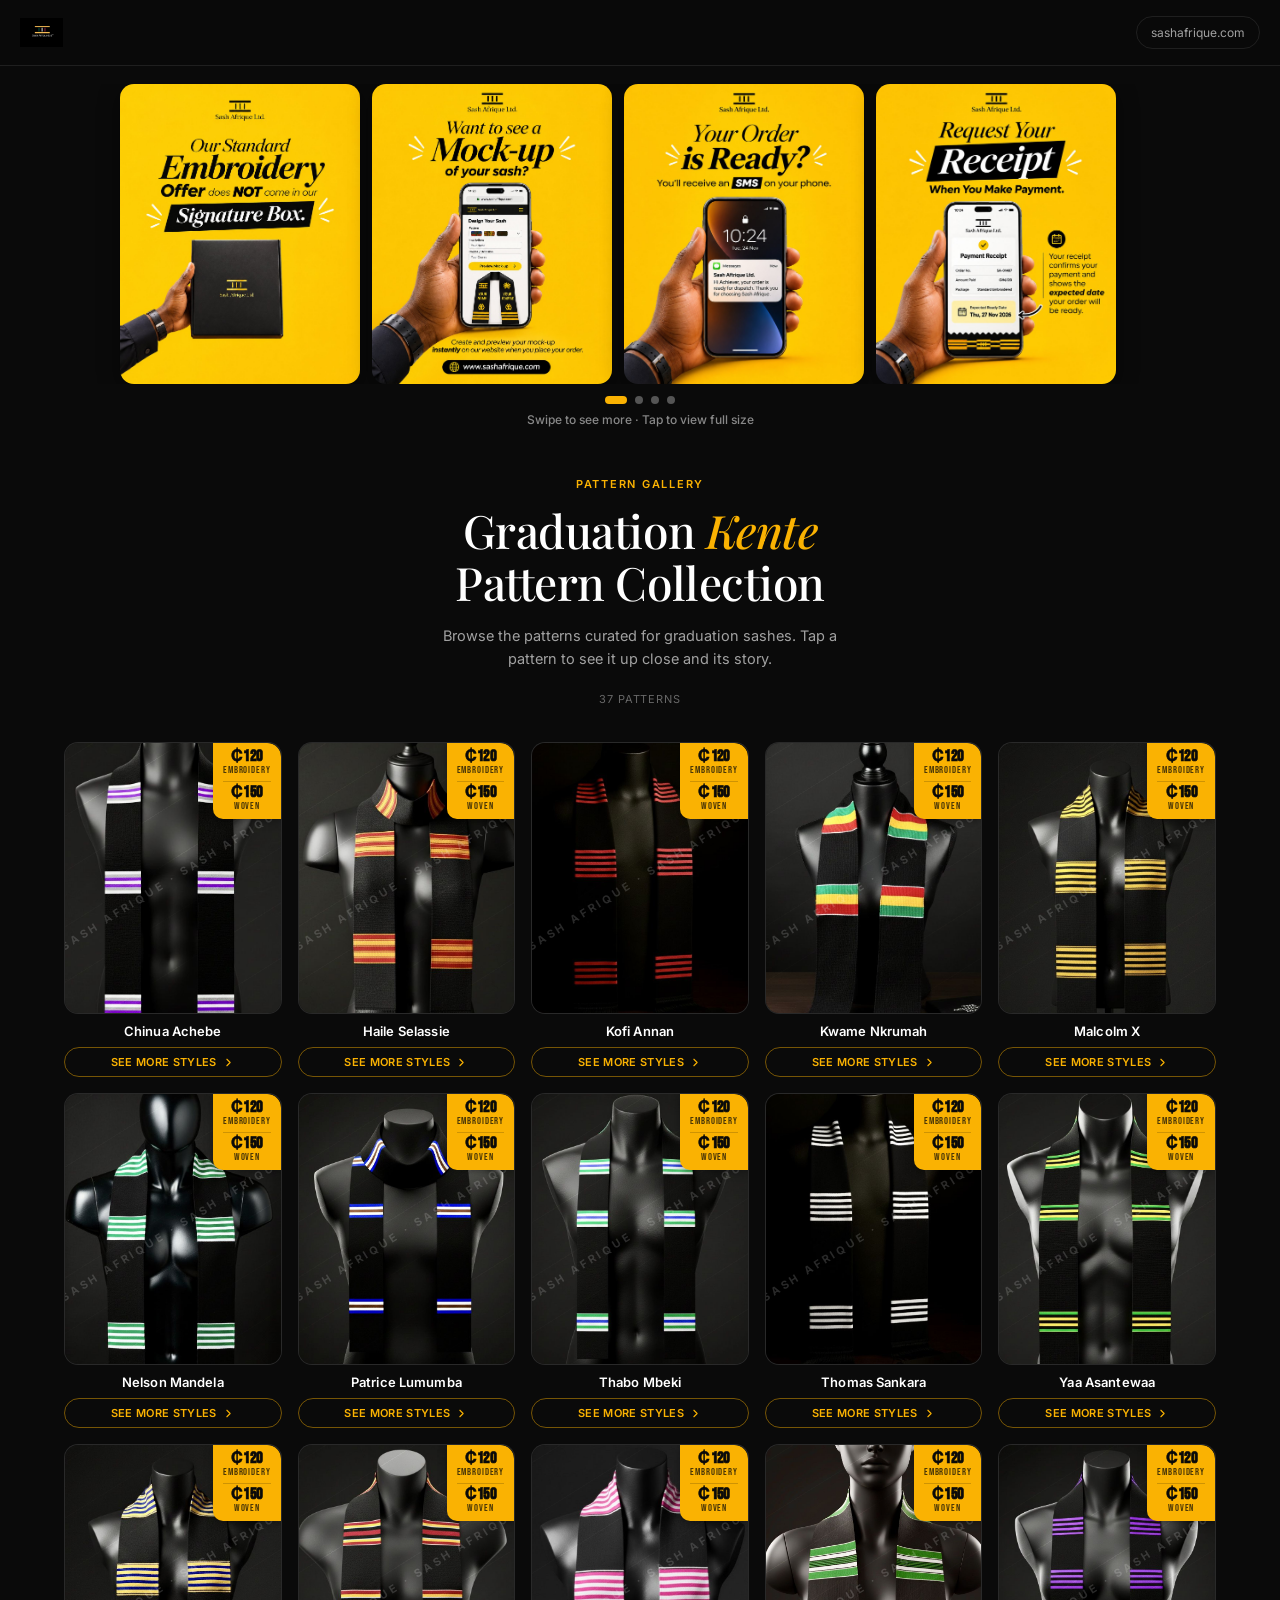
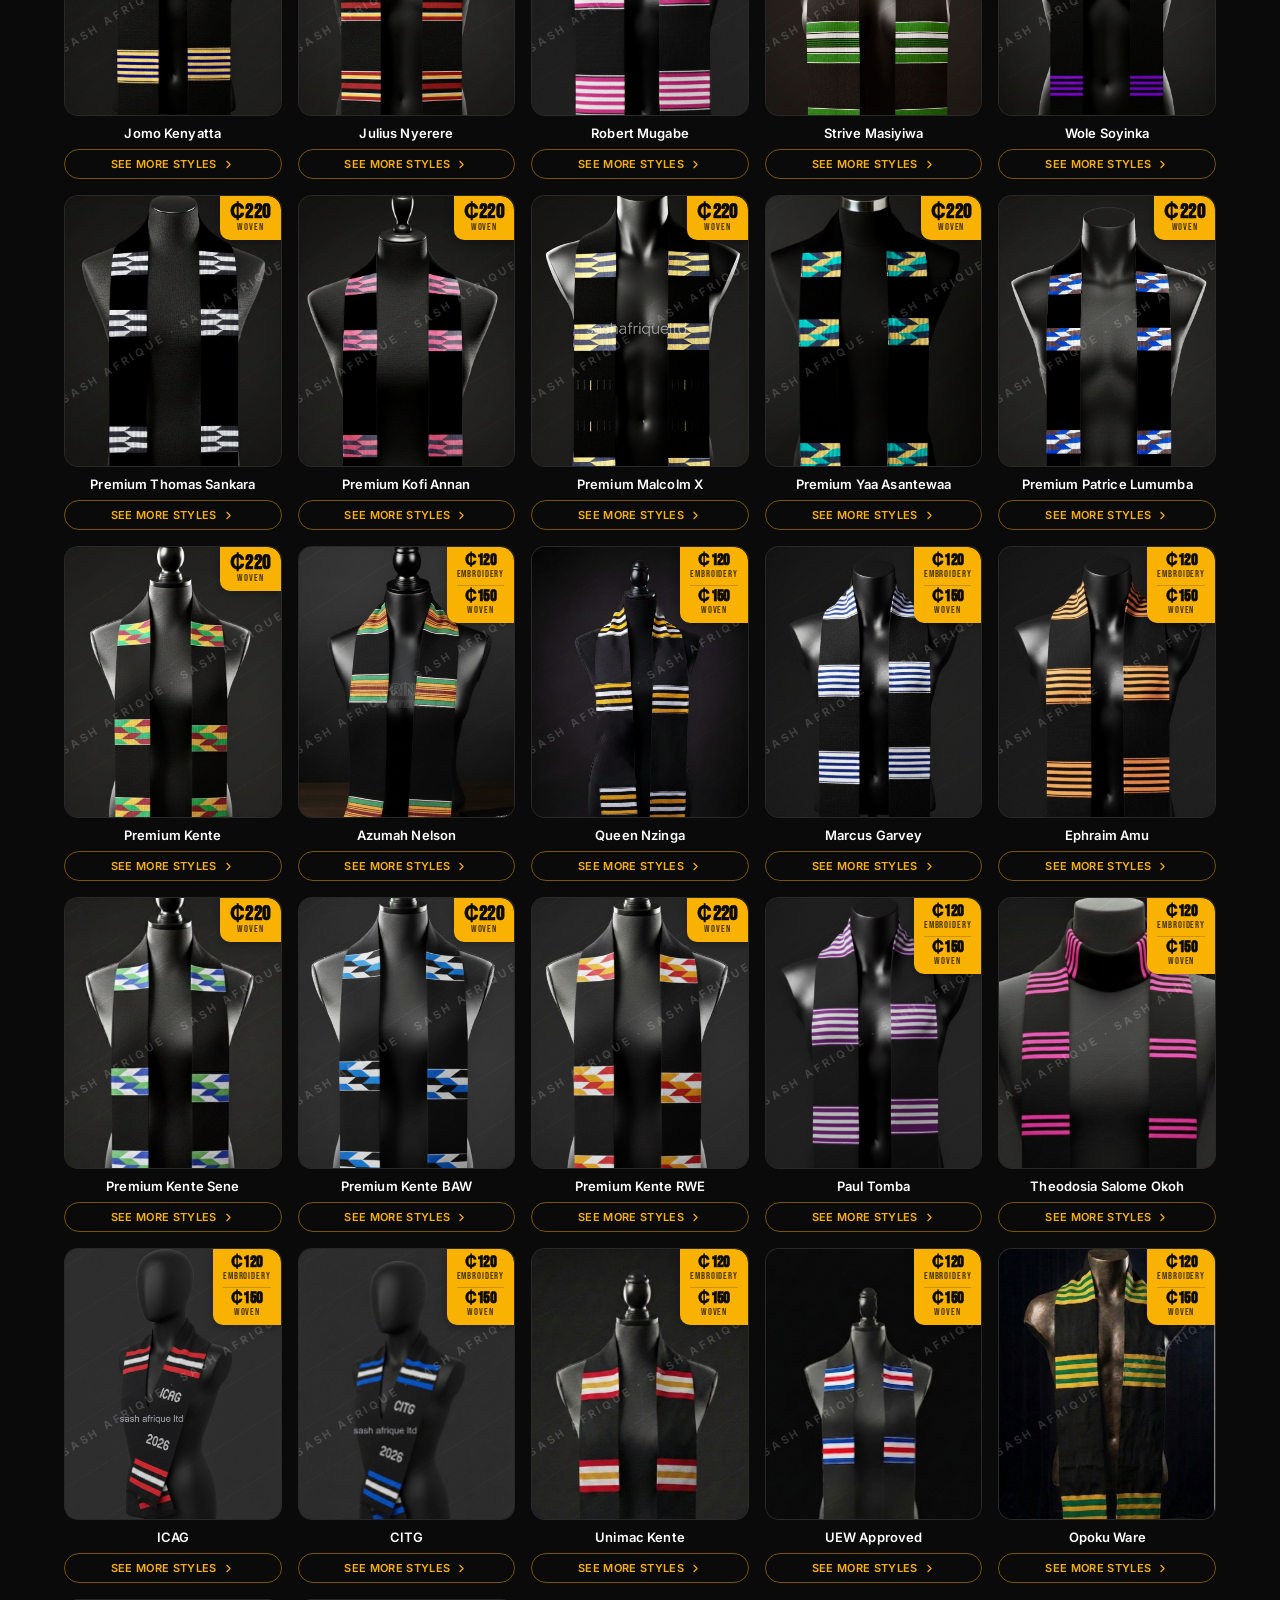
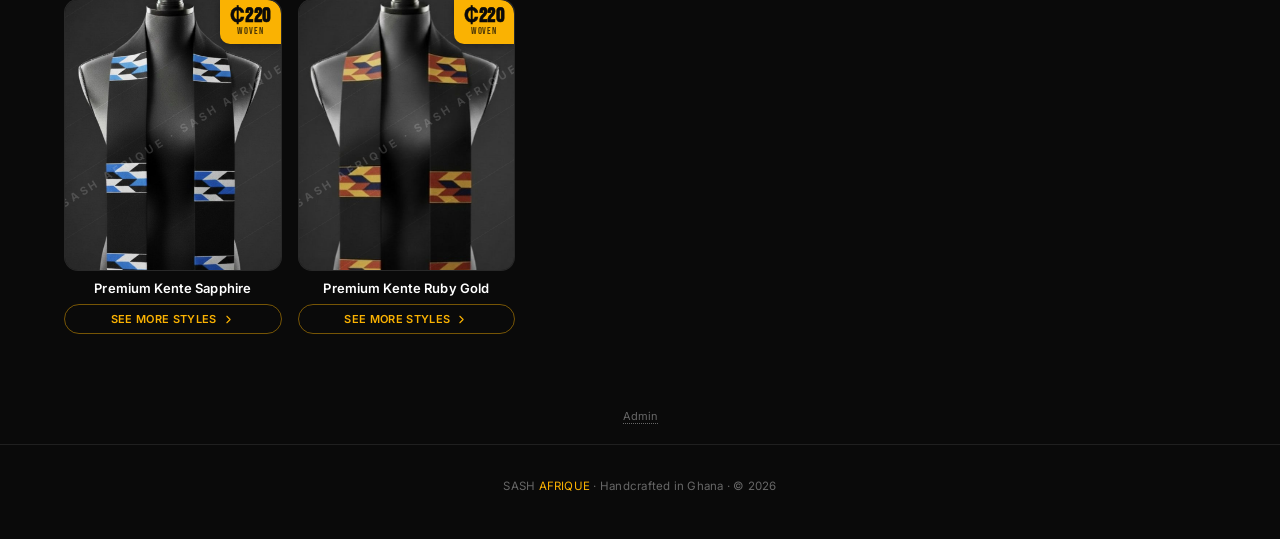
<file: index.html>
<!DOCTYPE html>
<html lang="en">
<head>
<meta charset="UTF-8">
<meta name="viewport" content="width=device-width, initial-scale=1.0, viewport-fit=cover">
<title>Graduation Kente Pattern Gallery — Sash Afrique</title>
<meta name="description" content="Browse the Sash Afrique graduation kente pattern collection.">
<link rel="preconnect" href="https://fonts.googleapis.com">
<link rel="preconnect" href="https://fonts.gstatic.com" crossorigin>
<link href="https://fonts.googleapis.com/css2?family=Playfair+Display:ital,wght@0,500;0,600;0,700;1,500&family=Inter:wght@400;500;600;700&family=IBM+Plex+Mono:wght@500;600;700&family=Bebas+Neue&display=swap" rel="stylesheet">
<link rel="stylesheet" href="style.css">

<style>
/* ===== Promo banner + group orders (brand: black, white, #FAB202) ===== */
.promo-banner{background:#FAB202;color:#000;font-family:'Inter',sans-serif;}
.promo-inner{max-width:1100px;margin:0 auto;padding:10px 18px;display:flex;flex-wrap:wrap;align-items:center;justify-content:center;gap:8px 14px;text-align:center;}
.promo-badge{background:#000;color:#FAB202;font-size:11px;font-weight:700;letter-spacing:.12em;text-transform:uppercase;padding:4px 10px;border-radius:999px;}
.promo-text{font-size:14px;font-weight:600;line-height:1.4;}
.promo-cta{color:#000;font-size:13px;font-weight:700;text-decoration:underline;white-space:nowrap;}
.promo-timer{background:#000;color:#FAB202;text-align:center;font-size:12px;font-weight:600;letter-spacing:.04em;padding:6px 12px;font-family:'Inter',sans-serif;}
.card-promo{margin:2px 0 0;font-size:12px;font-weight:600;color:#FAB202;font-family:'Inter',sans-serif;}

.group-section{max-width:1100px;margin:56px auto 0;padding:0 20px;font-family:'Inter',sans-serif;color:#fff;scroll-margin-top:16px;}
.group-eyebrow{color:#FAB202;font-size:12px;font-weight:700;letter-spacing:.16em;text-transform:uppercase;margin-bottom:10px;}
.group-title{font-family:'Playfair Display',serif;font-size:clamp(28px,5vw,40px);line-height:1.15;margin:0 0 14px;font-weight:600;}
.group-title em{color:#FAB202;font-style:italic;}
.group-intro{font-size:16px;line-height:1.65;color:#e8e8e8;max-width:720px;margin:0 0 28px;}
.group-grid{display:grid;grid-template-columns:1fr 1fr;gap:20px;}
.group-card{background:#111;border:1px solid #2a2a2a;border-radius:16px;padding:22px;}
.group-card h3{font-family:'Playfair Display',serif;font-size:20px;margin:0 0 14px;font-weight:600;}
.group-steps{list-style:none;margin:0;padding:0;counter-reset:gs;}
.group-steps li{counter-increment:gs;position:relative;padding:0 0 14px 40px;font-size:15px;line-height:1.55;color:#e8e8e8;}
.group-steps li:last-child{padding-bottom:0;}
.group-steps li::before{content:counter(gs);position:absolute;left:0;top:0;width:28px;height:28px;border-radius:50%;background:#FAB202;color:#000;font-weight:700;font-size:14px;display:flex;align-items:center;justify-content:center;}
.tier-row{display:flex;justify-content:space-between;align-items:center;padding:13px 0;border-bottom:1px solid #2a2a2a;font-size:15px;}
.tier-row:last-of-type{border-bottom:0;}
.tier-size{font-weight:600;}
.tier-pct{background:#FAB202;color:#000;font-weight:700;padding:4px 12px;border-radius:999px;font-size:14px;}
.group-extra{margin-top:14px;padding:14px;border:1px dashed #FAB202;border-radius:12px;font-size:14px;line-height:1.55;color:#e8e8e8;}
.group-extra strong{color:#FAB202;}
.calc{margin-top:18px;padding-top:18px;border-top:1px solid #2a2a2a;}
.calc label{display:block;font-size:13px;font-weight:600;margin-bottom:8px;color:#bbb;}
.calc input{width:100%;box-sizing:border-box;background:#000;color:#fff;border:1px solid #333;border-radius:10px;padding:12px 14px;font-size:16px;font-family:inherit;}
.calc input:focus{outline:none;border-color:#FAB202;}
.calc-result{margin-top:12px;font-size:14px;line-height:1.55;color:#e8e8e8;min-height:22px;}
.calc-result strong{color:#FAB202;}
.group-note{margin-top:14px;font-size:13px;color:#aaa;line-height:1.5;}
.group-cta-wrap{text-align:center;margin-top:26px;}
.group-cta{display:inline-block;background:#FAB202;color:#000;font-weight:700;font-size:16px;padding:14px 28px;border-radius:999px;text-decoration:none;}
/*flyers*/.group-toggle{background:#111;border-bottom:1px solid #2a2a2a;font-family:'Inter',sans-serif;}
.group-toggle summary{list-style:none;cursor:pointer;display:flex;align-items:center;justify-content:center;gap:10px;padding:11px 16px;color:#ddd;font-size:13px;font-weight:500;min-height:44px;box-sizing:border-box;}
.group-toggle summary::-webkit-details-marker{display:none;}
.group-toggle summary strong{color:#FAB202;font-weight:700;}
.gt-arrow{width:8px;height:8px;border-right:2px solid #FAB202;border-bottom:2px solid #FAB202;transform:rotate(45deg);margin-top:-4px;transition:transform .2s;}
.group-toggle[open] .gt-arrow{transform:rotate(-135deg);margin-top:4px;}
.group-toggle .group-section{margin:8px auto 18px;}
.gt-close{display:block;margin:0 auto 22px;background:none;border:1px solid #444;color:#ddd;border-radius:999px;padding:12px 22px;font:600 14px 'Inter',sans-serif;cursor:pointer;min-height:44px;}

/* ===== Flyer slider (mobile first) ===== */
.flyers{position:relative;padding:18px 0 6px;}
.flyer-track{display:flex;gap:12px;overflow-x:auto;scroll-snap-type:x mandatory;-webkit-overflow-scrolling:touch;padding:0 19vw;scrollbar-width:none;}
.flyer-track::-webkit-scrollbar{display:none;}
.flyer{flex:0 0 62vw;max-width:300px;scroll-snap-align:center;border:0;padding:0;background:none;cursor:zoom-in;border-radius:14px;overflow:hidden;box-shadow:0 6px 22px rgba(0,0,0,.45);}
.flyer img{display:block;width:100%;height:auto;aspect-ratio:4/5;object-fit:cover;}
.flyer-dots{display:flex;justify-content:center;gap:8px;margin-top:12px;}
.flyer-dots button{width:8px;height:8px;border-radius:50%;border:0;padding:0;background:#555;cursor:pointer;transition:all .25s;}
.flyer-dots button.on{background:#FAB202;width:22px;border-radius:4px;}
.flyer-hint{text-align:center;color:#888;font:500 12px 'Inter',sans-serif;margin-top:8px;}
.lightbox{position:fixed;inset:0;background:rgba(0,0,0,.94);z-index:999;display:none;align-items:center;justify-content:center;overflow:auto;touch-action:pinch-zoom pan-x pan-y;}
.lightbox.open{display:flex;}
.lightbox img{max-width:100%;max-height:100%;height:auto;}
.lightbox-close{position:fixed;top:max(14px,env(safe-area-inset-top));right:14px;width:44px;height:44px;border-radius:50%;border:0;background:#FAB202;color:#000;font-size:24px;font-weight:700;cursor:pointer;z-index:1000;}
@media(min-width:761px){.flyer-track{padding:0 max(20px,calc(50vw - 520px));}.flyer{flex-basis:240px;}}
@media(max-width:760px){.group-grid{grid-template-columns:1fr;}.promo-text{font-size:13px;}}
</style>
</head>
<body class="view-gallery">

<div class="topbar">
  <a class="brand" href="index.html">
    <img class="brand-mark" src="logo.png" alt="Sash Afrique Ltd">
  </a>
  <a class="topbar-link" href="https://www.sashafrique.com/" target="_blank" rel="noopener">sashafrique.com</a>
</div>

<section class="flyers" aria-label="Sash Afrique flyers">
  <div class="flyer-track" id="flyerTrack">
    <button class="flyer" type="button"><img src="flyer-no-box.jpg" alt="Our standard embroidery offer does not come in our Signature Box." loading="eager"></button>
    <button class="flyer" type="button"><img src="flyer-mockup.jpg" alt="Want to see a mock-up of your sash? Create and preview it instantly on sashafrique.com when you place your order." loading="lazy"></button>
    <button class="flyer" type="button"><img src="flyer-sms-ready.jpg" alt="Your order is ready? You'll receive an SMS on your phone." loading="lazy"></button>
    <button class="flyer" type="button"><img src="flyer-receipt.jpg" alt="Request your receipt when you make payment. Your receipt confirms your payment and shows the expected date your order will be ready." loading="lazy"></button>
  </div>
  <div class="flyer-dots" id="flyerDots"></div>
  <div class="flyer-hint">Swipe to see more · Tap to view full size</div>
</section>
<div class="lightbox" id="lightbox" role="dialog" aria-modal="true"><button class="lightbox-close" id="lightboxClose" aria-label="Close">×</button><img id="lightboxImg" alt=""></div>

<section class="hero">
  <div class="hero-eyebrow">Pattern Gallery</div>
  <h1 class="hero-title">Graduation <em>Kente</em><br>Pattern Collection</h1>
  <p class="hero-sub">Browse the patterns curated for graduation sashes. Tap a pattern to see it up close and its story.</p>
  <div class="hero-count" id="patternCount">Loading patterns…</div>
</section>

<main class="gallery" id="gallery"></main>

<div class="admin-entry"><a href="admin.html">Admin</a></div>
<footer class="site-footer">
  <p>SASH <span class="gold">AFRIQUE</span> &middot; Handcrafted in Ghana &middot; © 2026</p>
</footer>


<script>
/* =====================================================================
   PROMO SETTINGS  —  edit this block any time. Nothing else needs touching.
   ===================================================================== */
window.PROMO = {
  enabled: true,                 // set to false to hide the banner + group section completely
  endsOn: "2026-11-30",          // last day of the offer (YYYY-MM-DD). Everything hides automatically after this day.
  orderUrl: "https://www.sashafrique.com/",   // <-- where the "Place a group order" button goes

  banner: {
    badge: "Limited offer",
    headline: "",                // leave empty to auto-write it from the numbers below, or type your own sentence
    cta: "See group discounts"
  },

  group: {
    title: "Order together, <em>save more</em>",
    intro: "A group order is when 30 or more people from the same school, class or organisation order their sashes together. The more people in your group, the bigger the discount for everyone.",
    steps: [
      "Gather your group: a class, a department or a whole school. You need at least 30 sashes in total.",
      "Everyone picks their pattern and inscription type (embroidery or woven).",
      "Each person, or one coordinator on behalf of everyone, orders on our website using the same school or group name.",
      "We add up the sashes in your group and apply the discount for your size.",
      "We make everything together and deliver it to your school in one go."
    ],
    tiers: [                      // min / max = number of sashes in the group. max: null means "and above"
      { min: 30, max: 70,   percent: 5 },
      { min: 71, max: null, percent: 7 }
    ],
    deliveryTitle: "Group delivery to your school",
    deliveryNote: "Your whole group's sashes are delivered to your school together, in one trip. The delivery cost depends on your school's location and is confirmed when you order.",
    examplePrice: 120,           // price used in the "see your saving" example (embroidery price)
    cta: "Place a group order on our website",
    footnote: "Discounts apply to orders placed on our website only. Orders made through WhatsApp, phone or in person do not qualify. Group discounts apply to groups of 30 or more."
  }
};
</script>
<script src="patterns.js"></script>
<script>
(async function(){
  const gallery = document.getElementById('gallery');
  let PATTERNS = [];
  try {
    const res = await fetch('patterns.json');
    const data = await res.json();
    PATTERNS = (data.patterns || []).filter(p => !p.hidden);
  } catch (e) {
    document.getElementById('patternCount').textContent = 'Could not load patterns.';
    return;
  }
  document.getElementById('patternCount').textContent = PATTERNS.length + ' patterns';

  /* First word of the method name — "Embroidery inscription" -> "Embroidery" */
  function shortMethod(method){ return (method || '').split(' ')[0]; }

  /* Builds the rows for the on-image price tag.
     - Distinct prices (e.g. standard: 120 embroidery / 150 woven) -> one row per price, each labelled.
     - One price shared across methods (e.g. premium: 220 either way) -> a single big row, no label split.
     - One price option only (e.g. specials: embroidery only) -> a single row, labelled. */
  function priceTagRows(p){
    const opts = p.priceOptions || [];
    if (!opts.length) return null;
    const distinct = [...new Set(opts.map(o => o.price))];
    if (distinct.length === 1){
      const label = opts.length === 1 ? shortMethod(opts[0].method) : '';
      return [{ price: distinct[0], label }];
    }
    return opts.map(o => ({ price: o.price, label: shortMethod(o.method) }));
  }

  PATTERNS.forEach((p, idx) => {
    const imgs = patternImages(p);
    const card = document.createElement('a');
    card.className = 'card';
    card.href = 'pattern.html?id=' + encodeURIComponent(p.id);
    card.style.animationDelay = (Math.min(idx,10) * 0.04) + 's';
    const rows = priceTagRows(p);
    card.innerHTML = `
      <div class="card-frame">
        <img src="${imgs[0]}" alt="${p.name} kente pattern" loading="lazy" draggable="false">
        <div class="watermark"></div>
        <div class="watermark-text">SASH AFRIQUE · SASH AFRIQUE</div>
        ${rows ? `
          <div class="price-tag">
            ${rows.map(r => `
              <div class="price-tag-row">
                <span class="amt">₵${r.price}</span>
                ${r.label ? `<span class="label">${r.label}</span>` : ''}
              </div>
            `).join('')}
          </div>` : ''}
      </div>
      <div class="card-name">${p.name}</div>
      <div class="card-cta">
        See More Styles
        <svg viewBox="0 0 24 24" fill="none" stroke="currentColor" stroke-width="2" stroke-linecap="round" stroke-linejoin="round"><path d="M9 6l6 6-6 6"></path></svg>
      </div>
    `;
    gallery.appendChild(card);
  });
})();

document.addEventListener('contextmenu', e => e.preventDefault());
document.addEventListener('dragstart', e => e.preventDefault());
document.addEventListener('selectstart', e => {
  if (e.target && e.target.closest('.gallery')) e.preventDefault();
});
</script>

<script>
/* ===== Promo rendering (reads window.PROMO above) ===== */
(function(){
  const P = window.PROMO;
  if (!P || !P.enabled) return;
  const end = new Date(P.endsOn + 'T23:59:59');
  const now = new Date();
  if (isNaN(end) || now > end) return;           // offer over -> show nothing

  const daysLeft = Math.max(1, Math.ceil((end - now) / 86400000));
  const endLabel = end.toLocaleDateString('en-GB', { day:'numeric', month:'long', year:'numeric' });
  const tiers = P.group.tiers;
  const maxPct = Math.max(...tiers.map(t => t.percent));
  const minGroup = Math.min(...tiers.map(t => t.min));
  const fmt = n => '₵' + (Math.round(n * 100) / 100).toLocaleString('en-GB');

  /* Group order section */
  const G = P.group;
  const range = t => t.max ? `${t.min} – ${t.max} sashes` : `${t.min}+ sashes`;
  const toggle = document.createElement('details');
  toggle.className = 'group-toggle';
  toggle.id = 'group-orders';
  toggle.innerHTML = `
    <summary><span>Ordering as a group of ${minGroup}+? <strong>Save up to ${maxPct}%</strong></span><span class="gt-arrow" aria-hidden="true"></span></summary>
    <div class="gt-body"></div>`;
  const sec = document.createElement('section');
  sec.className = 'group-section';
  sec.innerHTML = `
    <div class="group-eyebrow">Group Orders · offer ends ${endLabel}</div>
    <h2 class="group-title">${G.title}</h2>
    <p class="group-intro">${G.intro}</p>
    <div class="group-grid">
      <div class="group-card">
        <h3>How a group order works</h3>
        <ol class="group-steps">${G.steps.map(s => `<li>${s}</li>`).join('')}</ol>
      </div>
      <div class="group-card">
        <h3>Your group discount</h3>
        ${tiers.map(t => `
          <div class="tier-row"><span class="tier-size">${range(t)}</span><span class="tier-pct">${t.percent}% off</span></div>`).join('')}
        <div class="group-extra"><strong>${G.deliveryTitle}.</strong> ${G.deliveryNote}</div>
        <div class="calc">
          <label for="groupQty">How many sashes are in your group?</label>
          <input id="groupQty" type="number" min="1" inputmode="numeric" placeholder="e.g. 30">
          <div class="calc-result" id="groupResult"></div>
        </div>
      </div>
    </div>
    <div class="group-cta-wrap">
      <a class="group-cta" href="${P.orderUrl}" target="_blank" rel="noopener">${G.cta}</a>
      <p class="group-note">${G.footnote}</p>
    </div>`;
  toggle.querySelector('.gt-body').appendChild(sec);
  const closeBtn = document.createElement('button');
  closeBtn.type = 'button'; closeBtn.className = 'gt-close'; closeBtn.textContent = 'Close group discounts ▲';
  closeBtn.onclick = () => { toggle.open = false; toggle.scrollIntoView({ block: 'start' }); };
  toggle.querySelector('.gt-body').appendChild(closeBtn);
  const topbar = document.querySelector('.topbar');
  topbar.parentNode.insertBefore(toggle, topbar.nextSibling);

  const qty = document.getElementById('groupQty');
  const out = document.getElementById('groupResult');
  qty.addEventListener('input', () => {
    const n = parseInt(qty.value, 10);
    if (!n || n < 1){ out.innerHTML = ''; return; }
    const tier = tiers.filter(t => n >= t.min && (!t.max || n <= t.max))[0];
    if (!tier){
      out.innerHTML = `Add <strong>${minGroup - n} more</strong> to reach a group of ${minGroup} and unlock <strong>${tiers[0].percent}% off</strong>.`;
      return;
    }
    const each = G.examplePrice * (1 - tier.percent / 100);
    const saved = (G.examplePrice - each) * n;
    const next = tiers.filter(t => t.min > n).sort((a,b) => a.min - b.min)[0];
    out.innerHTML = `A group of <strong>${n}</strong> gets <strong>${tier.percent}% off</strong>. On a ${fmt(G.examplePrice)} sash that is ${fmt(each)} each, saving your group <strong>${fmt(saved)}</strong> in total.` +
      (next ? ` Add ${next.min - n} more to reach <strong>${next.percent}% off</strong>.` : '');
  });
})();
</script>

<script>
/* ===== Flyer slider ===== */
(function(){
  const track=document.getElementById('flyerTrack'); if(!track) return;
  const cards=[...track.querySelectorAll('.flyer')], dotsEl=document.getElementById('flyerDots');
  const lb=document.getElementById('lightbox'), lbImg=document.getElementById('lightboxImg');
  let cur=0, paused=false, resume;
  cards.forEach((c,i)=>{const b=document.createElement('button');b.type='button';b.setAttribute('aria-label','Flyer '+(i+1));b.onclick=()=>{go(i);hold();};dotsEl.appendChild(b);});
  const dots=[...dotsEl.children];
  function mark(i){cur=i;dots.forEach((d,k)=>d.classList.toggle('on',k===i));}
  function go(i){const c=cards[i];track.scrollTo({left:c.offsetLeft-(track.clientWidth-c.clientWidth)/2,behavior:'smooth'});mark(i);}
  function hold(){paused=true;clearTimeout(resume);resume=setTimeout(()=>paused=false,8000);}
  track.addEventListener('scroll',()=>{const mid=track.scrollLeft+track.clientWidth/2;let best=0,bd=1e9;cards.forEach((c,k)=>{const d=Math.abs(c.offsetLeft+c.clientWidth/2-mid);if(d<bd){bd=d;best=k;}});mark(best);},{passive:true});
  ['touchstart','pointerdown','wheel'].forEach(ev=>track.addEventListener(ev,hold,{passive:true}));
  setInterval(()=>{if(!paused&&!lb.classList.contains('open')&&!document.hidden) go((cur+1)%cards.length);},5000);
  cards.forEach(c=>c.addEventListener('click',()=>{const im=c.querySelector('img');lbImg.src=im.src;lbImg.alt=im.alt;lb.classList.add('open');document.body.style.overflow='hidden';}));
  function close(){lb.classList.remove('open');document.body.style.overflow='';}
  document.getElementById('lightboxClose').onclick=close;
  lb.addEventListener('click',e=>{if(e.target===lb)close();});
  document.addEventListener('keydown',e=>{if(e.key==='Escape')close();});
  mark(0);
})();
</script>
</body>
</html>
</file>
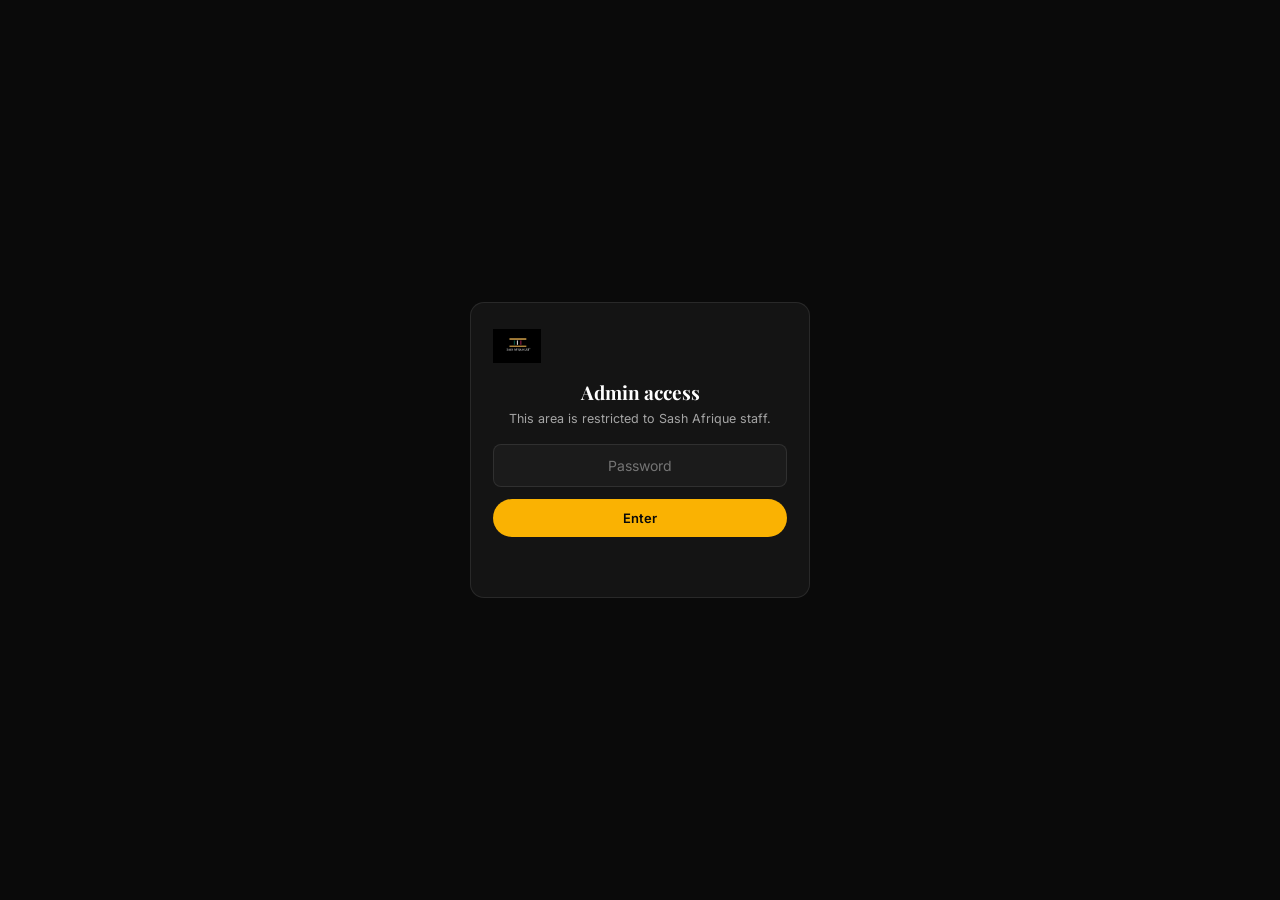
<file: admin.html>
<!DOCTYPE html>
<html lang="en">
<head>
<meta charset="UTF-8">
<meta name="viewport" content="width=device-width, initial-scale=1.0">
<title>Admin — Sash Afrique Pattern Gallery</title>
<link rel="preconnect" href="https://fonts.googleapis.com">
<link rel="preconnect" href="https://fonts.gstatic.com" crossorigin>
<link href="https://fonts.googleapis.com/css2?family=Playfair+Display:wght@600&family=Inter:wght@400;500;600;700&family=IBM+Plex+Mono:wght@500;600;700&display=swap" rel="stylesheet">
<link rel="stylesheet" href="style.css">
<style>
  /* Admin-only additions not needed on the public pages */
  .connect-card{
    background:var(--panel); border:1px solid var(--hairline); border-radius:var(--radius);
    padding:20px; margin-bottom:24px;
  }
  .connect-card.connected{ border-color:rgba(250,178,2,.4); }
  .connect-card.collapsed{ display:none; }
  .manage-conn{
    display:none; font-size:11px; color:var(--ink-faint); background:none; border:none;
    text-decoration:underline dotted; cursor:pointer; padding:0; margin-left:8px;
  }
  .connect-row{ display:flex; gap:10px; flex-wrap:wrap; align-items:flex-end; }
  .connect-field{ flex:1; min-width:140px; }
  .connect-field label{ display:block; font-size:11px; color:var(--ink-muted); margin-bottom:6px; }
  .connect-field input{
    width:100%; background:var(--panel2); border:1px solid var(--hairline); border-radius:8px;
    padding:10px 12px; color:var(--white); font-size:13px;
  }
  .connect-field input:focus{ outline:none; border-color:var(--gold); }
  .status-dot{ width:8px; height:8px; border-radius:50%; background:var(--ink-faint); display:inline-block; margin-right:6px; }
  .status-dot.ok{ background:#3ecf6b; }
  .status-dot.err{ background:var(--danger); }
  .status-line{ font-size:12px; color:var(--ink-muted); margin-top:10px; }
  .saving-overlay{
    position:fixed; inset:0; background:rgba(10,10,10,.7); backdrop-filter:blur(3px);
    display:none; align-items:center; justify-content:center; z-index:200; font-size:13px; color:var(--white);
  }
  .saving-overlay.show{ display:flex; }
  .disabled{ opacity:.45; pointer-events:none; }
  .remember-row{ display:flex; align-items:center; gap:7px; margin-top:12px; }
  .remember-row input{ width:15px; height:15px; accent-color:var(--gold); }
  .remember-row label{ font-size:12px; color:var(--ink-muted); }
  .forget-link{ font-size:11.5px; color:var(--ink-faint); text-decoration:underline; cursor:pointer; background:none; border:none; padding:0; margin-left:auto; }

  /* Password gate */
  .login-gate{
    min-height:100vh; display:flex; align-items:center; justify-content:center; padding:24px;
  }
  .login-card{
    width:100%; max-width:340px; background:var(--panel); border:1px solid var(--hairline);
    border-radius:var(--radius); padding:26px 22px; text-align:center;
  }
  .login-card .brand-mark{ height:34px; margin-bottom:16px; }
  .login-card h2{ font-family:var(--serif); font-size:19px; margin:0 0 6px; }
  .login-card p{ font-size:12.5px; color:var(--ink-muted); margin:0 0 18px; }
  .login-card input{
    width:100%; background:var(--panel2); border:1px solid var(--hairline); border-radius:8px;
    padding:12px 14px; color:var(--white); font-size:14px; margin-bottom:12px; text-align:center;
  }
  .login-card input:focus{ outline:none; border-color:var(--gold); }
  .login-card .btn{ width:100%; justify-content:center; }
  .login-error{ font-size:12px; color:var(--danger); margin-top:10px; min-height:16px; }

  /* Achiever photo uploads in the admin form */
  .achiever-uploads{ display:grid; grid-template-columns:repeat(3, 1fr); gap:10px; }
  .achiever-slot{
    position:relative; aspect-ratio:1/1; border-radius:8px; overflow:hidden;
    background:var(--panel2); border:1px solid var(--hairline);
  }
  .achiever-slot img{ width:100%; height:100%; object-fit:cover; display:block; }
  .achiever-slot .remove{
    position:absolute; top:4px; right:4px; width:20px; height:20px; border-radius:50%;
    background:rgba(0,0,0,.7); color:#fff; border:none; font-size:12px; cursor:pointer;
    display:flex; align-items:center; justify-content:center;
  }
  .achiever-add{
    aspect-ratio:1/1; border-radius:8px; border:1px dashed var(--hairline);
    display:flex; align-items:center; justify-content:center; cursor:pointer;
    color:var(--ink-faint); font-size:24px; background:var(--panel2);
  }

  /* Hide / show toggle */
  .row.is-hidden{ opacity:.55; }
  .row.is-hidden .row-thumb{ filter:grayscale(1); }
  .hidden-pill{
    display:inline-block; margin-left:8px; padding:2px 8px; border-radius:999px;
    background:var(--gold); color:#000; font-size:10.5px; font-weight:700; letter-spacing:.06em;
    text-transform:uppercase; vertical-align:middle;
  }
  .icon-btn.hide-btn.active{ color:var(--gold); border-color:var(--gold); }
</style>
</head>
<body class="view-admin">

<div class="login-gate" id="loginGate">
  <div class="login-card">
    <img class="brand-mark" src="logo.png" alt="Sash Afrique Ltd">
    <h2>Admin access</h2>
    <p>This area is restricted to Sash Afrique staff.</p>
    <input type="password" id="gatePassword" placeholder="Password" autocomplete="off">
    <button class="btn btn-gold" id="gateSubmit">Enter</button>
    <p class="login-error" id="gateError"></p>
  </div>
</div>

<div id="adminApp" style="display:none;">
<div class="topbar">
  <a class="brand" href="index.html">
    <img class="brand-mark" src="logo.png" alt="Sash Afrique Ltd">
  </a>
  <div class="topbar-tag" id="connTag">Not connected</div>
  <button class="manage-conn" id="manageConnBtn" type="button">Change</button>
</div>

<div class="admin-wrap">
  <h1 class="panel-title">Graduation patterns</h1>
  <p class="panel-sub">Add, edit, and remove patterns shown in the public gallery. Saved changes are committed directly to GitHub and go live immediately.</p>

  <div class="connect-card" id="connectCard">
    <p class="form-title">Connect to GitHub</p>
    <div class="connect-row">
      <div class="connect-field">
        <label>Repo owner</label>
        <input type="text" id="ghOwner" placeholder="e.g. naboat54">
      </div>
      <div class="connect-field">
        <label>Repo name</label>
        <input type="text" id="ghRepo" placeholder="e.g. sash-afrique-gallery">
      </div>
      <div class="connect-field">
        <label>Branch</label>
        <input type="text" id="ghBranch" value="main">
      </div>
    </div>
    <div class="connect-row" style="margin-top:10px;">
      <div class="connect-field">
        <label>Personal access token (repo scope)</label>
        <input type="password" id="ghToken" placeholder="ghp_...">
      </div>
      <button class="btn btn-gold" id="connectBtn" style="height:41px;">Connect</button>
    </div>
    <div class="remember-row">
      <input type="checkbox" id="rememberDevice">
      <label for="rememberDevice">Remember these details on this device</label>
      <button class="forget-link" id="forgetBtn" style="display:none;">Forget saved token</button>
    </div>
    <p class="status-line" id="connStatus"><span class="status-dot" id="connDot"></span>Not connected yet.</p>
    <p class="note">If you check "Remember," your token is saved in this browser's local storage on this device only — never committed, never visible in the page source. Only do this on a device you trust (not a shared or public computer). Generate a token at github.com → Settings → Developer settings → Personal access tokens (grant "repo" scope, or for fine-grained tokens, read/write access to Contents on this repo).</p>
  </div>

  <div id="mainPanel" class="disabled">
    <div class="toolbar">
      <button class="btn btn-gold" id="addBtn">+ Add pattern</button>
      <button class="btn btn-ghost" id="refreshBtn">Refresh from GitHub</button>
    </div>

    <div class="list" id="list"></div>

    <div class="form-card" id="formCard">
      <p class="form-title" id="formTitle">Add pattern</p>
      <div class="field">
        <label>Pattern name</label>
        <input type="text" id="fName" placeholder="e.g. Azumah Nelson">
      </div>
      <div class="field">
        <label>Inspiration / story (1–2 sentences)</label>
        <textarea id="fStory" rows="3" placeholder="Inspired by courage, resilience and victory, this pattern symbolizes..."></textarea>
      </div>
      <div class="field">
        <label>Tier</label>
        <div class="tier-select" id="tierSelect">
          <button type="button" class="tier-btn" data-tier="standard">Standard</button>
          <button type="button" class="tier-btn" data-tier="special">Special</button>
          <button type="button" class="tier-btn" data-tier="premium">Premium</button>
        </div>
      </div>
      <div class="field">
        <label>Price options</label>
        <div class="price-presets">
          <button type="button" class="preset-btn" data-preset="embroidery-envelope">+ Embroidery · Envelope · ₵120</button>
          <button type="button" class="preset-btn" data-preset="woven-box">+ Woven · Box · ₵150</button>
          <button type="button" class="preset-btn" data-preset="premium-box">+ Woven or Embroidery · Box · ₵220</button>
        </div>
        <div id="priceOptionRows"></div>
        <button type="button" class="btn btn-ghost" id="addPriceRowBtn" style="margin-top:4px; padding:8px 14px; font-size:12px;">+ Add price option</button>
      </div>
      <div class="field">
        <label>Main pattern photo (uploads to the repo root)</label>
        <div class="img-uploads" id="imgUploads"></div>
        <p class="note">If left empty, a placeholder pattern artwork is shown automatically in the gallery.</p>
      </div>
      <div class="field">
        <label>Photos of achievers styled in this pattern</label>
        <div class="achiever-uploads" id="achieverUploads"></div>
        <p class="note">These show in a "Styled by our achievers" gallery on the pattern page. Add as many as you like.</p>
      </div>
      <div class="form-actions">
        <button class="btn btn-gold" id="saveBtn">Save to GitHub</button>
        <button class="btn btn-ghost" id="cancelBtn">Cancel</button>
      </div>
    </div>
  </div>
</div>
</div>

<div class="toast" id="toast"></div>
<div class="saving-overlay" id="savingOverlay">Saving to GitHub…</div>

<script src="patterns.js"></script>
<script>
/* ============================================================
   GitHub-backed admin panel.
   Reads/writes patterns.json and pattern image files
   directly via the GitHub Contents API — same approach as the
   nanaboateng.com admin's blog publishing workflow.
   ============================================================ */

let gh = { owner:'', repo:'', branch:'main', token:'' };
let PATTERNS = [];
let patternsSha = null; // needed to update the file via the API
let editingId = null;
let draftImage = null; // {dataUrl, base64, ext} or null (unchanged) or 'REMOVE'
let draftAchievers = []; // [{type:'existing', path}] or [{type:'new', dataUrl, base64, ext}]
let draftTier = 'standard';
let draftPriceOptions = []; // [{method, package, price}]

/* ---------- password gate ----------
   Simple client-side gate to keep casual visitors out of the admin UI.
   Not a substitute for real auth — the actual security boundary is the
   GitHub token below, which only staff have. This just keeps the form
   from being wide open to anyone who finds the link.
   Default password: sashafrique2026 — change the hash below to change it
   (see README for how to generate a new one). */
const GATE_HASH = '6935f6d6510f8c6dc98f20f619ba29360fdc9132958a7f4617cd8a564175e55e'; // sha256("sashafrique2026") — change this to change the password, see README
async function sha256Hex(text){
  const buf = await crypto.subtle.digest('SHA-256', new TextEncoder().encode(text));
  return Array.from(new Uint8Array(buf)).map(b => b.toString(16).padStart(2,'0')).join('');
}
const LS_KEY = 'sa_admin_gh_creds';

async function checkGatePassword(){
  const val = document.getElementById('gatePassword').value;
  const hash = await sha256Hex(val);
  const errEl = document.getElementById('gateError');
  if (hash === GATE_HASH){
    document.getElementById('loginGate').style.display = 'none';
    document.getElementById('adminApp').style.display = 'block';
    tryAutoConnect();
  } else {
    errEl.textContent = 'Incorrect password.';
  }
}

function loadSavedCreds(){
  try {
    const raw = localStorage.getItem(LS_KEY);
    return raw ? JSON.parse(raw) : null;
  } catch (e){ return null; }
}
function saveCreds(creds){
  localStorage.setItem(LS_KEY, JSON.stringify(creds));
}
function clearSavedCreds(){
  localStorage.removeItem(LS_KEY);
  document.getElementById('forgetBtn').style.display = 'none';
  document.getElementById('rememberDevice').checked = false;
}
function tryAutoConnect(){
  const saved = loadSavedCreds();
  if (!saved) return;
  document.getElementById('ghOwner').value = saved.owner || '';
  document.getElementById('ghRepo').value = saved.repo || '';
  document.getElementById('ghBranch').value = saved.branch || 'main';
  document.getElementById('ghToken').value = saved.token || '';
  document.getElementById('rememberDevice').checked = true;
  document.getElementById('forgetBtn').style.display = 'inline';
  document.getElementById('connectBtn').click();
}
document.getElementById('forgetBtn').addEventListener('click', () => {
  clearSavedCreds();
  document.getElementById('ghToken').value = '';
  showToast('Saved token forgotten on this device');
});
document.getElementById('gateSubmit').addEventListener('click', checkGatePassword);
document.getElementById('manageConnBtn').addEventListener('click', () => {
  document.getElementById('connectCard').classList.remove('collapsed');
});
document.getElementById('gatePassword').addEventListener('keydown', (e) => {
  if (e.key === 'Enter') checkGatePassword();
});

const toast = document.getElementById('toast');
function showToast(msg){
  toast.textContent = msg;
  toast.classList.add('show');
  setTimeout(()=> toast.classList.remove('show'), 2200);
}
function setSaving(on){
  document.getElementById('savingOverlay').classList.toggle('show', on);
}

const API = 'https://api.github.com';
function ghHeaders(){
  return {
    'Authorization': 'token ' + gh.token,
    'Accept': 'application/vnd.github+json'
  };
}

async function ghGetFile(path){
  const url = `${API}/repos/${gh.owner}/${gh.repo}/contents/${path}?ref=${encodeURIComponent(gh.branch)}`;
  const res = await fetch(url, { headers: ghHeaders() });
  if (res.status === 404) return null;
  if (!res.ok) throw new Error('GitHub read failed (' + res.status + ')');
  return res.json();
}

async function ghPutFile(path, base64Content, message, sha){
  const url = `${API}/repos/${gh.owner}/${gh.repo}/contents/${path}`;
  const body = { message, content: base64Content, branch: gh.branch };
  if (sha) body.sha = sha;
  const res = await fetch(url, {
    method: 'PUT',
    headers: { ...ghHeaders(), 'Content-Type': 'application/json' },
    body: JSON.stringify(body)
  });
  if (!res.ok){
    const err = await res.json().catch(()=>({}));
    throw new Error(err.message || ('GitHub write failed (' + res.status + ')'));
  }
  return res.json();
}

function utf8ToBase64(str){
  return btoa(unescape(encodeURIComponent(str)));
}

/* ---------- connect ---------- */
document.getElementById('connectBtn').addEventListener('click', async () => {
  gh.owner = document.getElementById('ghOwner').value.trim();
  gh.repo = document.getElementById('ghRepo').value.trim();
  gh.branch = document.getElementById('ghBranch').value.trim() || 'main';
  gh.token = document.getElementById('ghToken').value.trim();

  const dot = document.getElementById('connDot');
  const status = document.getElementById('connStatus');
  const tag = document.getElementById('connTag');

  if (!gh.owner || !gh.repo || !gh.token){
    dot.className = 'status-dot err';
    status.innerHTML = '<span class="status-dot err"></span>Fill in owner, repo, and token.';
    return;
  }

  status.innerHTML = '<span class="status-dot"></span>Connecting…';
  try {
    const file = await ghGetFile('patterns.json');
    if (!file){
      dot.className = 'status-dot err';
      status.innerHTML = '<span class="status-dot err"></span>Connected, but patterns.json wasn\'t found in that repo/branch.';
      return;
    }
    const decoded = decodeURIComponent(escape(atob(file.content.replace(/\n/g,''))));
    const data = JSON.parse(decoded);
    PATTERNS = data.patterns || [];
    patternsSha = file.sha;

    document.getElementById('connectCard').classList.add('connected', 'collapsed');
    document.getElementById('mainPanel').classList.remove('disabled');
    tag.textContent = gh.owner + '/' + gh.repo + ' · connected';
    document.getElementById('manageConnBtn').style.display = 'inline';
    status.innerHTML = '<span class="status-dot ok"></span>Connected — ' + PATTERNS.length + ' patterns loaded.';
    renderList();

    if (document.getElementById('rememberDevice').checked){
      saveCreds({ owner: gh.owner, repo: gh.repo, branch: gh.branch, token: gh.token });
      document.getElementById('forgetBtn').style.display = 'inline';
    } else {
      clearSavedCreds();
    }
  } catch (err){
    status.innerHTML = '<span class="status-dot err"></span>' + err.message;
  }
});

document.getElementById('refreshBtn').addEventListener('click', async () => {
  try {
    const file = await ghGetFile('patterns.json');
    const decoded = decodeURIComponent(escape(atob(file.content.replace(/\n/g,''))));
    const data = JSON.parse(decoded);
    PATTERNS = data.patterns || [];
    patternsSha = file.sha;
    renderList();
    showToast('Refreshed from GitHub');
  } catch (err){
    showToast('Could not refresh: ' + err.message);
  }
});

/* ---------- list ---------- */
const list = document.getElementById('list');
function renderList(){
  list.innerHTML = '';
  if (!PATTERNS.length){
    list.innerHTML = '<div class="empty">No patterns yet. Add your first one above.</div>';
    return;
  }
  PATTERNS.forEach(p => {
    const thumb = (p.images && p.images[0]) || placeholderThumb(p.name);
    const row = document.createElement('div');
    row.className = 'row' + (p.hidden ? ' is-hidden' : '');
    row.innerHTML = `
      <img class="row-thumb" src="${thumb}" alt="">
      <div class="row-body">
        <p class="row-name">${p.name}${p.hidden ? '<span class="hidden-pill">Hidden</span>' : ''}${p.priceOptions && p.priceOptions.length ? ` <span style="color:var(--gold); font-weight:600; font-size:12px;">· From ₵${Math.min(...p.priceOptions.map(o=>o.price))}</span>` : ''}</p>
        <p class="row-story">${p.story || 'No story yet'}</p>
      </div>
      <div class="row-actions">
        <button class="icon-btn hide-btn ${p.hidden ? 'active' : ''}" data-togglehide="${p.id}" aria-label="${p.hidden ? 'Show in gallery' : 'Hide from gallery'}" title="${p.hidden ? 'Hidden from visitors — click to show' : 'Visible — click to hide from visitors'}">
          ${p.hidden
            ? '<svg viewBox="0 0 24 24" fill="none" stroke="currentColor" stroke-width="2" stroke-linecap="round" stroke-linejoin="round"><path d="M17.94 17.94A10.07 10.07 0 0 1 12 20c-7 0-11-8-11-8a18.45 18.45 0 0 1 5.06-5.94"></path><path d="M9.9 4.24A9.12 9.12 0 0 1 12 4c7 0 11 8 11 8a18.5 18.5 0 0 1-2.16 3.19"></path><path d="M1 1l22 22"></path></svg>'
            : '<svg viewBox="0 0 24 24" fill="none" stroke="currentColor" stroke-width="2" stroke-linecap="round" stroke-linejoin="round"><path d="M1 12s4-8 11-8 11 8 11 8-4 8-11 8-11-8-11-8z"></path><circle cx="12" cy="12" r="3"></circle></svg>'}
        </button>
        <button class="icon-btn" data-edit="${p.id}" aria-label="Edit">
          <svg viewBox="0 0 24 24" fill="none" stroke="currentColor" stroke-width="2" stroke-linecap="round" stroke-linejoin="round"><path d="M12 20h9"></path><path d="M16.5 3.5a2.12 2.12 0 0 1 3 3L7 19l-4 1 1-4Z"></path></svg>
        </button>
        <button class="icon-btn danger" data-delete="${p.id}" aria-label="Delete">
          <svg viewBox="0 0 24 24" fill="none" stroke="currentColor" stroke-width="2" stroke-linecap="round" stroke-linejoin="round"><path d="M3 6h18"></path><path d="M8 6V4a2 2 0 0 1 2-2h4a2 2 0 0 1 2 2v2"></path><path d="M19 6l-1 14a2 2 0 0 1-2 2H8a2 2 0 0 1-2-2L5 6"></path></svg>
        </button>
      </div>
    `;
    list.appendChild(row);
  });
}

/* ---------- form ---------- */
const formCard = document.getElementById('formCard');
const formTitle = document.getElementById('formTitle');
const fName = document.getElementById('fName');
const fStory = document.getElementById('fStory');
const imgUploads = document.getElementById('imgUploads');

document.getElementById('addBtn').addEventListener('click', () => openForm(null));
document.getElementById('cancelBtn').addEventListener('click', closeForm);

function openForm(pattern){
  editingId = pattern ? pattern.id : null;
  formTitle.textContent = pattern ? 'Edit pattern' : 'Add pattern';
  fName.value = pattern ? pattern.name : '';
  fStory.value = pattern ? (pattern.story || '') : '';
  draftImage = null;
  draftAchievers = (pattern && pattern.achievers) ? pattern.achievers.map(path => ({type:'existing', path})) : [];
  draftTier = (pattern && pattern.tier) || 'standard';
  draftPriceOptions = (pattern && pattern.priceOptions) ? pattern.priceOptions.map(o => ({...o})) : [];
  renderImgUploads(pattern);
  renderAchieverUploads();
  renderTierSelect();
  renderPriceOptionRows();
  formCard.classList.add('open');
  formCard.scrollIntoView({behavior:'smooth', block:'start'});
}
function closeForm(){
  formCard.classList.remove('open');
  editingId = null;
}

const achieverUploads = document.getElementById('achieverUploads');
function renderAchieverUploads(){
  achieverUploads.innerHTML = '';
  draftAchievers.forEach((item, i) => {
    const src = item.type === 'existing' ? item.path : item.dataUrl;
    const slot = document.createElement('div');
    slot.className = 'achiever-slot';
    slot.innerHTML = `<img src="${src}" alt=""><button class="remove" data-remove-achiever="${i}">×</button>`;
    achieverUploads.appendChild(slot);
  });
  const addTile = document.createElement('div');
  addTile.className = 'achiever-add';
  addTile.textContent = '+';
  addTile.addEventListener('click', () => {
    const input = document.createElement('input');
    input.type = 'file';
    input.accept = 'image/*';
    input.multiple = true;
    input.onchange = () => {
      Array.from(input.files).forEach(file => {
        const reader = new FileReader();
        reader.onload = () => {
          const dataUrl = reader.result;
          const base64 = dataUrl.split(',')[1];
          const ext = (file.name.split('.').pop() || 'jpg').toLowerCase();
          draftAchievers.push({ type:'new', dataUrl, base64, ext });
          renderAchieverUploads();
        };
        reader.readAsDataURL(file);
      });
    };
    input.click();
  });
  achieverUploads.appendChild(addTile);
}
achieverUploads.addEventListener('click', (e) => {
  const removeBtn = e.target.closest('[data-remove-achiever]');
  if (!removeBtn) return;
  const idx = Number(removeBtn.dataset.removeAchiever);
  draftAchievers.splice(idx, 1);
  renderAchieverUploads();
});

/* ---------- tier select ---------- */
const tierSelect = document.getElementById('tierSelect');
function renderTierSelect(){
  tierSelect.querySelectorAll('.tier-btn').forEach(btn => {
    btn.classList.toggle('active', btn.dataset.tier === draftTier);
  });
}
tierSelect.addEventListener('click', (e) => {
  const btn = e.target.closest('.tier-btn');
  if (!btn) return;
  draftTier = btn.dataset.tier;
  renderTierSelect();
});

/* ---------- price options ---------- */
const priceOptionRows = document.getElementById('priceOptionRows');
const PRESETS = {
  'embroidery-envelope': { method:'Embroidery inscription', package:'Envelope package', price:120 },
  'woven-box': { method:'Woven inscription', package:'Box package', price:150 },
  'premium-box': { method:'Woven or embroidery inscription', package:'Box package', price:220 }
};
function renderPriceOptionRows(){
  priceOptionRows.innerHTML = '';
  draftPriceOptions.forEach((opt, i) => {
    const row = document.createElement('div');
    row.className = 'price-row-admin';
    row.innerHTML = `
      <input type="text" placeholder="Method (e.g. Embroidery inscription)" value="${opt.method || ''}" data-field="method" data-idx="${i}">
      <select data-field="package" data-idx="${i}">
        <option value="Envelope package" ${opt.package === 'Envelope package' ? 'selected' : ''}>Envelope package</option>
        <option value="Box package" ${opt.package === 'Box package' ? 'selected' : ''}>Box package</option>
      </select>
      <input type="number" placeholder="₵" value="${opt.price != null ? opt.price : ''}" data-field="price" data-idx="${i}">
      <button type="button" class="icon-btn danger" data-remove-price="${i}" aria-label="Remove">×</button>
    `;
    priceOptionRows.appendChild(row);
  });
}
priceOptionRows.addEventListener('input', (e) => {
  const field = e.target.dataset.field;
  const idx = e.target.dataset.idx;
  if (field == null || idx == null) return;
  const val = field === 'price' ? Number(e.target.value) : e.target.value;
  draftPriceOptions[Number(idx)][field] = val;
});
priceOptionRows.addEventListener('click', (e) => {
  const removeBtn = e.target.closest('[data-remove-price]');
  if (!removeBtn) return;
  draftPriceOptions.splice(Number(removeBtn.dataset.removePrice), 1);
  renderPriceOptionRows();
});
document.getElementById('addPriceRowBtn').addEventListener('click', () => {
  draftPriceOptions.push({ method:'', package:'Envelope package', price:null });
  renderPriceOptionRows();
});
document.querySelectorAll('.preset-btn').forEach(btn => {
  btn.addEventListener('click', () => {
    draftPriceOptions.push({ ...PRESETS[btn.dataset.preset] });
    renderPriceOptionRows();
  });
});

function renderImgUploads(pattern){
  imgUploads.innerHTML = '';
  const slot = document.createElement('div');
  slot.className = 'img-slot';
  slot.style.gridColumn = 'span 1';
  const existing = pattern && pattern.images && pattern.images[0];
  if (draftImage && draftImage !== 'REMOVE'){
    slot.innerHTML = `<img src="${draftImage.dataUrl}" alt=""><button class="remove" data-remove="1">×</button>`;
  } else if (existing && draftImage !== 'REMOVE'){
    slot.innerHTML = `<img src="${existing}" alt=""><button class="remove" data-remove="1">×</button>`;
  } else {
    slot.textContent = 'Main image';
  }
  slot.addEventListener('click', (e) => {
    if (e.target.closest('.remove')){
      draftImage = 'REMOVE';
      renderImgUploads(pattern);
      return;
    }
    const input = document.createElement('input');
    input.type = 'file';
    input.accept = 'image/*';
    input.onchange = () => {
      const file = input.files[0];
      if (!file) return;
      const reader = new FileReader();
      reader.onload = () => {
        const dataUrl = reader.result;
        const base64 = dataUrl.split(',')[1];
        const ext = (file.name.split('.').pop() || 'jpg').toLowerCase();
        draftImage = { dataUrl, base64, ext };
        renderImgUploads(pattern);
      };
      reader.readAsDataURL(file);
    };
    input.click();
  });
  imgUploads.appendChild(slot);
}

/* ---------- save (writes to GitHub) ---------- */
document.getElementById('saveBtn').addEventListener('click', async () => {
  const name = fName.value.trim();
  if (!name){ showToast('Pattern name is required'); return; }

  setSaving(true);
  try {
    let id, existingPattern;
    if (editingId){
      id = editingId;
      existingPattern = PATTERNS.find(p => p.id === id);
    } else {
      id = slugify(name);
      let suffix = 1; const baseId = id;
      while (PATTERNS.some(p => p.id === id)){ id = baseId + '-' + (++suffix); }
    }

    let images = existingPattern ? (existingPattern.images || []) : [];

    if (draftImage === 'REMOVE'){
      images = [];
    } else if (draftImage){
      const path = `${id}.${draftImage.ext}`;
      const existingFile = await ghGetFile(path).catch(()=>null);
      await ghPutFile(path, draftImage.base64, `Add/update image for ${name}`, existingFile ? existingFile.sha : null);
      images = [path];
    }

    // Upload any new achiever photos; keep existing ones as-is.
    const achievers = [];
    for (let i = 0; i < draftAchievers.length; i++){
      const item = draftAchievers[i];
      if (item.type === 'existing'){
        achievers.push(item.path);
      } else {
        const path = `achievers/${id}-${Date.now()}-${i}.${item.ext}`;
        await ghPutFile(path, item.base64, `Add achiever photo for ${name}`, null);
        achievers.push(path);
      }
    }

    const cleanPriceOptions = draftPriceOptions
      .filter(o => o.method && o.method.trim() && o.price != null && !isNaN(o.price))
      .map(o => ({ method: o.method.trim(), package: o.package || 'Envelope package', price: Number(o.price) }));

    const record = { ...(existingPattern || {}), id, name, story: fStory.value.trim(), tier: draftTier, priceOptions: cleanPriceOptions, images, achievers };
    if (editingId){
      const idx = PATTERNS.findIndex(p => p.id === id);
      PATTERNS[idx] = record;
    } else {
      PATTERNS.push(record);
    }

    const newContent = utf8ToBase64(JSON.stringify({ category: 'Graduations', patterns: PATTERNS }, null, 2));
    const commitMsg = editingId ? `Update pattern: ${name}` : `Add pattern: ${name}`;
    const result = await ghPutFile('patterns.json', newContent, commitMsg, patternsSha);
    patternsSha = result.content.sha;

    renderList();
    closeForm();
    showToast('Saved to GitHub — live shortly');
  } catch (err){
    showToast('Save failed: ' + err.message);
  } finally {
    setSaving(false);
  }
});

/* ---------- delete ---------- */
list.addEventListener('click', async (e) => {
  const editId = e.target.closest('[data-edit]');
  const delId = e.target.closest('[data-delete]');
  const hideId = e.target.closest('[data-togglehide]');
  if (hideId){
    const pat = PATTERNS.find(p => p.id === hideId.dataset.togglehide);
    if (!pat) return;
    const wasHidden = !!pat.hidden;
    setSaving(true);
    try {
      if (wasHidden){ delete pat.hidden; } else { pat.hidden = true; }
      const newContent = utf8ToBase64(JSON.stringify({ category: 'Graduations', patterns: PATTERNS }, null, 2));
      const result = await ghPutFile('patterns.json', newContent, (wasHidden ? 'Show pattern: ' : 'Hide pattern: ') + pat.name, patternsSha);
      patternsSha = result.content.sha;
      renderList();
      showToast(wasHidden ? pat.name + ' is now visible' : pat.name + ' is now hidden from visitors');
    } catch (err){
      if (wasHidden){ pat.hidden = true; } else { delete pat.hidden; }
      renderList();
      showToast('Could not update: ' + err.message);
    } finally {
      setSaving(false);
    }
    return;
  }
  if (editId){
    openForm(PATTERNS.find(p => p.id === editId.dataset.edit));
  }
  if (delId){
    if (!confirm('Remove this pattern from the gallery? This commits the change to GitHub immediately.')) return;
    setSaving(true);
    try {
      PATTERNS = PATTERNS.filter(p => p.id !== delId.dataset.delete);
      const newContent = utf8ToBase64(JSON.stringify({ category: 'Graduations', patterns: PATTERNS }, null, 2));
      const result = await ghPutFile('patterns.json', newContent, 'Remove pattern', patternsSha);
      patternsSha = result.content.sha;
      renderList();
      showToast('Removed and saved to GitHub');
    } catch (err){
      showToast('Delete failed: ' + err.message);
    } finally {
      setSaving(false);
    }
  }
});
</script>
</body>
</html>
</file>
<file: style.css>
:root{
    --black:#0a0a0a; --panel:#141414; --panel2:#1b1b1b;
    --gold:#FAB202; --gold-deep:#c98a00; --white:#ffffff;
    --ink-muted:rgba(255,255,255,.62); --ink-faint:rgba(255,255,255,.38);
    --hairline:rgba(255,255,255,.09); --radius:14px;
    --serif:'Playfair Display', Georgia, serif; --sans:'Inter', -apple-system, BlinkMacSystemFont, sans-serif;
    --mono:'IBM Plex Mono', 'Courier New', monospace;
    --wa-green:#25D366; --danger:#e5484d;
  }
  *{box-sizing:border-box;}
  html,body{margin:0;padding:0;}
  body{
    background:var(--black); color:var(--white); font-family:var(--sans);
    -webkit-font-smoothing:antialiased;
  }
  a{ color:inherit; }
  input,textarea,button{ font-family:var(--sans); }

  /* -------- shared: public-facing views get selection/drag locked -------- */
  body.view-gallery, body.view-pattern{
    -webkit-user-select:none; user-select:none; -webkit-touch-callout:none;
  }
  img{ -webkit-user-drag:none; user-drag:none; }
  .view-gallery img, .view-pattern img{ pointer-events:none; }

  /* -------- topbar -------- */
  .topbar{
    position:sticky; top:0; z-index:40;
    display:flex; align-items:center; justify-content:space-between;
    padding:16px 20px; background:rgba(10,10,10,.86); backdrop-filter:blur(10px);
    border-bottom:1px solid var(--hairline);
  }
  .brand{ display:flex; align-items:center; gap:10px; text-decoration:none; }
  .brand-mark{
    height:30px; width:auto; flex-shrink:0; display:block; object-fit:contain;
  }
  .brand-name{ font-size:13px; font-weight:600; letter-spacing:.04em; }
  .brand-name span{ color:var(--gold); }
  .topbar-link{
    font-size:12px; color:var(--ink-muted); text-decoration:none;
    border:1px solid var(--hairline); padding:8px 14px; border-radius:999px; white-space:nowrap;
  }
  .back{ display:flex; align-items:center; gap:6px; text-decoration:none; font-size:13px; color:var(--ink-muted); }
  .back svg{ width:16px; height:16px; }

  /* ================= GALLERY VIEW ================= */
  .hero{ padding:44px 20px 28px; text-align:center; }
  .hero-eyebrow{ font-size:11px; letter-spacing:.16em; text-transform:uppercase; color:var(--gold); font-weight:600; margin-bottom:14px; }
  .hero-title{ font-family:var(--serif); font-weight:500; font-size:clamp(28px, 7vw, 46px); line-height:1.12; margin:0; letter-spacing:-.01em; }
  .hero-title em{ font-style:italic; color:var(--gold); font-weight:500; }
  .hero-sub{ max-width:420px; margin:16px auto 0; color:var(--ink-muted); font-size:14.5px; line-height:1.6; }
  .hero-count{ margin-top:22px; font-size:11px; color:var(--ink-faint); letter-spacing:.08em; text-transform:uppercase; }

  .gallery{
    padding:8px 14px 60px; display:grid; grid-template-columns:repeat(2, 1fr); gap:12px;
    max-width:1200px; margin:0 auto;
  }
  @media (min-width:640px){ .gallery{ grid-template-columns:repeat(3,1fr); gap:16px; padding:8px 24px 70px; } }
  @media (min-width:980px){ .gallery{ grid-template-columns:repeat(4,1fr); } }
  @media (min-width:1280px){ .gallery{ grid-template-columns:repeat(5,1fr); } }

  .card{ display:flex; flex-direction:column; align-items:stretch; text-decoration:none; color:inherit; cursor:pointer; opacity:0; transform:translateY(10px); animation:rise .5s ease forwards; }
  @keyframes rise{ to{ opacity:1; transform:translateY(0); } }
  .card-frame{
    position:relative; aspect-ratio:4/5; border-radius:var(--radius); overflow:hidden;
    background:var(--panel); border:1px solid var(--hairline);
    transition:transform .35s cubic-bezier(.22,.61,.36,1), border-color .35s ease;
  }
  .card:active .card-frame{ transform:scale(.97); }
  @media (hover:hover){
    .card:hover .card-frame{ transform:translateY(-4px); border-color:rgba(250,178,2,.4); }
    .card:hover .card-frame img{ transform:scale(1.05); }
  }
  .card-frame img{ width:100%; height:100%; object-fit:cover; display:block; transition:transform .6s cubic-bezier(.22,.61,.36,1); }
  .card-name{ margin-top:9px; font-size:13px; font-weight:600; letter-spacing:.01em; text-align:center; padding:0 4px; }

  .watermark{
    position:absolute; inset:0; pointer-events:none;
    background-image:repeating-linear-gradient(-32deg, rgba(255,255,255,0) 0px, rgba(255,255,255,0) 46px, rgba(255,255,255,.09) 46px, rgba(255,255,255,.09) 47px);
    mix-blend-mode:overlay;
  }
  .watermark-text{
    position:absolute; inset:0; pointer-events:none; display:flex; align-items:center; justify-content:center;
    font-weight:700; font-size:11px; letter-spacing:.3em; color:rgba(255,255,255,.16);
    transform:rotate(-32deg); text-transform:uppercase; white-space:nowrap;
  }

  .site-footer{ border-top:1px solid var(--hairline); padding:34px 20px 46px; text-align:center; }
  .site-footer p{ margin:0; font-size:11.5px; color:var(--ink-faint); letter-spacing:.02em; }
  .site-footer .gold{ color:var(--gold); }
  .admin-entry{ text-align:center; padding-bottom:20px; }
  .admin-entry a{ font-size:11px; color:var(--ink-faint); text-decoration:none; border-bottom:1px dotted var(--ink-faint); }

  /* ================= PATTERN DETAIL VIEW ================= */
  body.view-pattern{ padding-bottom:96px; }
  .hero-frame{ position:relative; width:100%; background:#0a0a0a; display:flex; align-items:center; justify-content:center; overflow:hidden; }
  .hero-frame img{ width:100%; height:auto; max-height:78vh; object-fit:contain; display:block; }
  @media (min-width:760px){ .hero-frame{ max-width:520px; margin:16px auto 0; border-radius:16px; } }
  .hero-frame .watermark-text{ font-size:15px; letter-spacing:.35em; }

  .content{ max-width:760px; margin:0 auto; padding:30px 22px 10px; }
  .eyebrow{ font-size:11px; letter-spacing:.16em; text-transform:uppercase; color:var(--gold); font-weight:600; margin-bottom:10px; }
  .pattern-name{ font-family:var(--serif); font-weight:600; font-size:clamp(28px, 6vw, 42px); line-height:1.1; margin:0 0 18px; }
  .story{ font-size:15.5px; line-height:1.75; color:var(--ink-muted); max-width:56ch; }

  .strip{ display:grid; grid-template-columns:1fr 1fr; gap:10px; margin:26px auto 6px; max-width:760px; padding:0 22px; }
  .strip-frame{ position:relative; aspect-ratio:1/1; border-radius:10px; overflow:hidden; background:var(--panel); border:1px solid var(--hairline); }
  .strip-frame img{ width:100%; height:100%; object-fit:cover; display:block; }

  .actions{
    position:fixed; left:0; right:0; bottom:0; z-index:50; display:flex; gap:10px;
    padding:14px 16px calc(14px + env(safe-area-inset-bottom));
    background:rgba(10,10,10,.92); backdrop-filter:blur(10px); border-top:1px solid var(--hairline);
  }
  .btn-cta{
    flex:1; text-align:center; padding:13px 10px; border-radius:999px; font-size:13px; font-weight:600;
    text-decoration:none; display:flex; align-items:center; justify-content:center; gap:6px;
    transition:transform .15s ease; line-height:1.25;
  }
  .btn-cta:active{ transform:scale(.97); }
  .btn-cta.gold{ background:var(--gold); color:#0a0a0a; }
  .btn-cta.whatsapp{ background:var(--wa-green); color:#04210f; }
  .btn-cta svg{ width:16px; height:16px; }
  .not-found{ padding:80px 24px; text-align:center; }
  .not-found a{ color:var(--gold); text-decoration:underline; }

  /* ================= ADMIN VIEW ================= */
  .admin-wrap{ max-width:920px; margin:0 auto; padding:24px 18px 80px; }
  .panel-title{ font-family:var(--serif); font-size:24px; margin:6px 0 4px; }
  .panel-sub{ font-size:13px; color:var(--ink-muted); margin:0 0 22px; }
  .topbar-tag{ font-size:11px; color:var(--ink-faint); border:1px solid var(--hairline); padding:6px 12px; border-radius:999px; white-space:nowrap; }

  .toolbar{ display:flex; gap:10px; flex-wrap:wrap; margin-bottom:22px; }
  .btn{ border:none; border-radius:999px; padding:11px 18px; font-size:13px; font-weight:600; cursor:pointer; display:inline-flex; align-items:center; gap:6px; transition:opacity .15s ease; }
  .btn:hover{ opacity:.88; }
  .btn-gold{ background:var(--gold); color:#0a0a0a; }
  .btn-ghost{ background:transparent; color:var(--white); border:1px solid var(--hairline); }
  input[type=file]{ display:none; }

  .list{ display:flex; flex-direction:column; gap:10px; margin-bottom:34px; }
  .row{ display:flex; align-items:center; gap:14px; background:var(--panel); border:1px solid var(--hairline); border-radius:var(--radius); padding:10px 14px; }
  .row-thumb{ width:52px; height:52px; border-radius:8px; object-fit:cover; background:#000; flex-shrink:0; }
  .row-body{ flex:1; min-width:0; }
  .row-name{ font-size:14px; font-weight:600; margin:0 0 2px; }
  .row-story{ font-size:12px; color:var(--ink-faint); margin:0; white-space:nowrap; overflow:hidden; text-overflow:ellipsis; }
  .row-actions{ display:flex; gap:8px; flex-shrink:0; }
  .icon-btn{ width:32px; height:32px; border-radius:8px; border:1px solid var(--hairline); background:transparent; color:var(--ink-muted); cursor:pointer; display:flex; align-items:center; justify-content:center; }
  .icon-btn:hover{ color:var(--gold); border-color:var(--gold); }
  .icon-btn.danger:hover{ color:var(--danger); border-color:var(--danger); }
  .icon-btn svg{ width:15px; height:15px; }
  .empty{ text-align:center; padding:40px 20px; color:var(--ink-faint); font-size:13px; border:1px dashed var(--hairline); border-radius:var(--radius); }

  .form-card{ background:var(--panel); border:1px solid var(--hairline); border-radius:var(--radius); padding:20px; display:none; }
  .form-card.open{ display:block; }
  .form-title{ font-size:15px; font-weight:600; margin:0 0 16px; }
  .field{ margin-bottom:14px; }
  .field label{ display:block; font-size:11.5px; color:var(--ink-muted); margin-bottom:6px; letter-spacing:.02em; }
  .field input[type=text], .field textarea{
    width:100%; background:var(--panel2); border:1px solid var(--hairline); border-radius:8px;
    padding:11px 12px; color:var(--white); font-size:14px; resize:vertical;
  }
  .field input:focus, .field textarea:focus{ outline:none; border-color:var(--gold); }
  .img-uploads{ display:grid; grid-template-columns:repeat(3,1fr); gap:10px; }
  .img-slot{
    aspect-ratio:1/1; border-radius:8px; border:1px dashed var(--hairline); display:flex; align-items:center; justify-content:center;
    position:relative; cursor:pointer; overflow:hidden; background:var(--panel2); font-size:11px; color:var(--ink-faint); text-align:center; padding:6px;
  }
  .img-slot img{ position:absolute; inset:0; width:100%; height:100%; object-fit:cover; }
  .img-slot .remove{ position:absolute; top:4px; right:4px; width:20px; height:20px; border-radius:50%; background:rgba(0,0,0,.7); color:#fff; border:none; font-size:12px; cursor:pointer; display:flex; align-items:center; justify-content:center; }
  .form-actions{ display:flex; gap:10px; margin-top:18px; }
  .note{ font-size:11.5px; color:var(--ink-faint); margin-top:8px; line-height:1.6; }

  .toast{
    position:fixed; bottom:20px; left:50%; transform:translateX(-50%) translateY(20px);
    background:var(--white); color:#0a0a0a; padding:11px 18px; border-radius:999px; font-size:13px; font-weight:600;
    opacity:0; pointer-events:none; transition:opacity .25s ease, transform .25s ease; z-index:100;
  }
  .toast.show{ opacity:1; transform:translateX(-50%) translateY(0); }

/* ================= ACHIEVERS GALLERY ("styled by our achievers") ================= */
.achievers-section{ max-width:760px; margin:8px auto 0; padding:20px 22px 4px; }
.achievers-title{
  font-size:12px; font-weight:600; letter-spacing:.1em; text-transform:uppercase;
  color:var(--gold); margin:0 0 14px;
}
.achievers-grid{
  display:grid; grid-template-columns:repeat(3, 1fr); gap:8px;
}
@media (min-width:640px){ .achievers-grid{ grid-template-columns:repeat(4, 1fr); gap:10px; } }
.achiever-thumb{
  position:relative; aspect-ratio:1/1; border-radius:10px; overflow:hidden;
  background:var(--panel); border:1px solid var(--hairline); padding:0; cursor:pointer;
  -webkit-tap-highlight-color:transparent;
}
.achiever-thumb img{ width:100%; height:100%; object-fit:cover; display:block; }
.achiever-thumb:active{ transform:scale(.96); }
.achievers-empty{
  border:1px dashed var(--hairline); border-radius:12px; padding:26px 18px;
  text-align:center; color:var(--ink-faint); font-size:13px; line-height:1.6;
}

/* Lightbox — full-screen tap-to-view for achiever photos, mobile-first */
.lightbox{
  position:fixed; inset:0; z-index:300; background:rgba(0,0,0,.94);
  display:none; align-items:center; justify-content:center; padding:24px;
  -webkit-user-select:none; user-select:none;
}
.lightbox.open{ display:flex; }
.lightbox img{
  max-width:100%; max-height:100%; object-fit:contain; border-radius:8px;
  -webkit-user-drag:none; pointer-events:none;
}
.lightbox-close{
  position:absolute; top:calc(16px + env(safe-area-inset-top)); right:16px;
  width:40px; height:40px; border-radius:50%; border:none;
  background:rgba(255,255,255,.12); color:#fff; display:flex; align-items:center; justify-content:center;
  cursor:pointer;
}
.lightbox-close svg{ width:18px; height:18px; }

/* ================= PRICE BADGE + MODAL ================= */
.price-badge{
  position:absolute; top:8px; right:8px; z-index:5;
  background:rgba(10,10,10,.78); backdrop-filter:blur(6px);
  border:1px solid rgba(250,178,2,.5); border-radius:999px;
  padding:5px 10px; font-family:var(--mono); font-size:12px; font-weight:700; color:var(--gold);
  -webkit-tap-highlight-color:transparent;
}
.price-badge.detail{
  position:static; display:inline-flex; margin-top:14px; padding:6px 13px; font-size:13px;
}
/* On-image yellow price tag — always visible, no click needed to see cost. */
.price-tag{
  position:absolute; top:0; right:0; z-index:5;
  background:var(--gold); color:#0a0a0a;
  border-radius:0 var(--radius) 0 10px;
  padding:6px 10px 7px; display:flex; flex-direction:column; gap:2px;
  min-width:56px; text-align:center;
  box-shadow:0 2px 8px rgba(0,0,0,.35);
}
.price-tag-row .amt{
  display:block; font-family:'Bebas Neue', var(--sans); font-size:20px; line-height:1;
  letter-spacing:.02em; font-weight:700; -webkit-text-stroke:.5px currentColor;
}
.price-tag:has(.price-tag-row + .price-tag-row) .price-tag-row .amt{ font-size:16px; }
.price-tag-row .label{
  display:block; font-family:'Bebas Neue', var(--sans); font-size:9.5px; letter-spacing:.09em;
  text-transform:uppercase; opacity:.72; margin-top:-1px;
}
.price-tag-row + .price-tag-row{ margin-top:3px; padding-top:3px; border-top:1px solid rgba(10,10,10,.18); }

/* "See More Styles" — makes the existing tap-to-open-pattern.html action visible as a button. */
.card-cta{
  display:flex; align-items:center; justify-content:center; gap:5px; margin-top:8px;
  border:1px solid rgba(250,178,2,.45); border-radius:999px; padding:7px 10px;
  font-size:11px; font-weight:600; letter-spacing:.03em; text-transform:uppercase; color:var(--gold);
  transition:background .25s ease, border-color .25s ease;
}
.card-cta svg{ width:13px; height:13px; flex-shrink:0; }
@media (hover:hover){
  .card:hover .card-cta{ background:rgba(250,178,2,.12); border-color:var(--gold); }
}

/* ================= OPTION SELECTOR (pattern detail page) ================= */
.option-section{ max-width:760px; margin:22px auto 0; padding:0 22px; }
.option-title{ font-size:12px; font-weight:600; letter-spacing:.1em; text-transform:uppercase; color:var(--gold); margin:0 0 12px; }
.option-pills{ display:flex; flex-direction:column; gap:8px; }
.option-pill{
  display:flex; align-items:center; justify-content:space-between; gap:10px; width:100%;
  background:var(--panel); border:1px solid var(--hairline); border-radius:12px; padding:13px 14px;
  cursor:pointer; text-align:left; color:var(--white); font-family:var(--sans);
  -webkit-tap-highlight-color:transparent; transition:border-color .15s ease, background .15s ease;
}
.option-pill.selected{ border-color:var(--gold); background:rgba(250,178,2,.08); }
.option-pill .method{ font-size:14px; font-weight:600; }
.option-pill .package{ font-size:11.5px; color:var(--ink-faint); margin-top:2px; }
.option-pill .amount{ font-family:var(--mono); font-size:15px; color:var(--gold); font-weight:700; white-space:nowrap; }
.option-pill .dot{
  width:16px; height:16px; border-radius:50%; border:1.5px solid var(--ink-faint); flex-shrink:0;
  display:flex; align-items:center; justify-content:center;
}
.option-pill.selected .dot{ border-color:var(--gold); }
.option-pill.selected .dot::after{ content:''; width:8px; height:8px; border-radius:50%; background:var(--gold); }

/* ================= ADMIN: tier + price option builder ================= */
.tier-select{ display:flex; gap:8px; flex-wrap:wrap; }
.tier-btn{
  flex:1; min-width:90px; padding:10px 12px; border-radius:10px; border:1px solid var(--hairline);
  background:var(--panel2); color:var(--ink-muted); font-size:12.5px; font-weight:600; cursor:pointer; text-align:center;
}
.tier-btn.active{ border-color:var(--gold); color:var(--gold); background:rgba(250,178,2,.08); }
.price-row-admin{
  display:grid; grid-template-columns:1fr 1fr 90px 32px; gap:8px; align-items:center; margin-bottom:8px;
}
.price-row-admin select, .price-row-admin input{
  background:var(--panel2); border:1px solid var(--hairline); border-radius:8px; padding:9px 10px;
  color:var(--white); font-size:12.5px; width:100%;
}
.price-row-admin .icon-btn{ width:32px; height:32px; }
.price-presets{ display:flex; gap:8px; flex-wrap:wrap; margin:10px 0 4px; }
.preset-btn{
  font-size:11.5px; padding:7px 11px; border-radius:999px; border:1px dashed var(--hairline);
  background:transparent; color:var(--ink-muted); cursor:pointer;
}
.preset-btn:hover{ border-color:var(--gold); color:var(--gold); }
</file>
